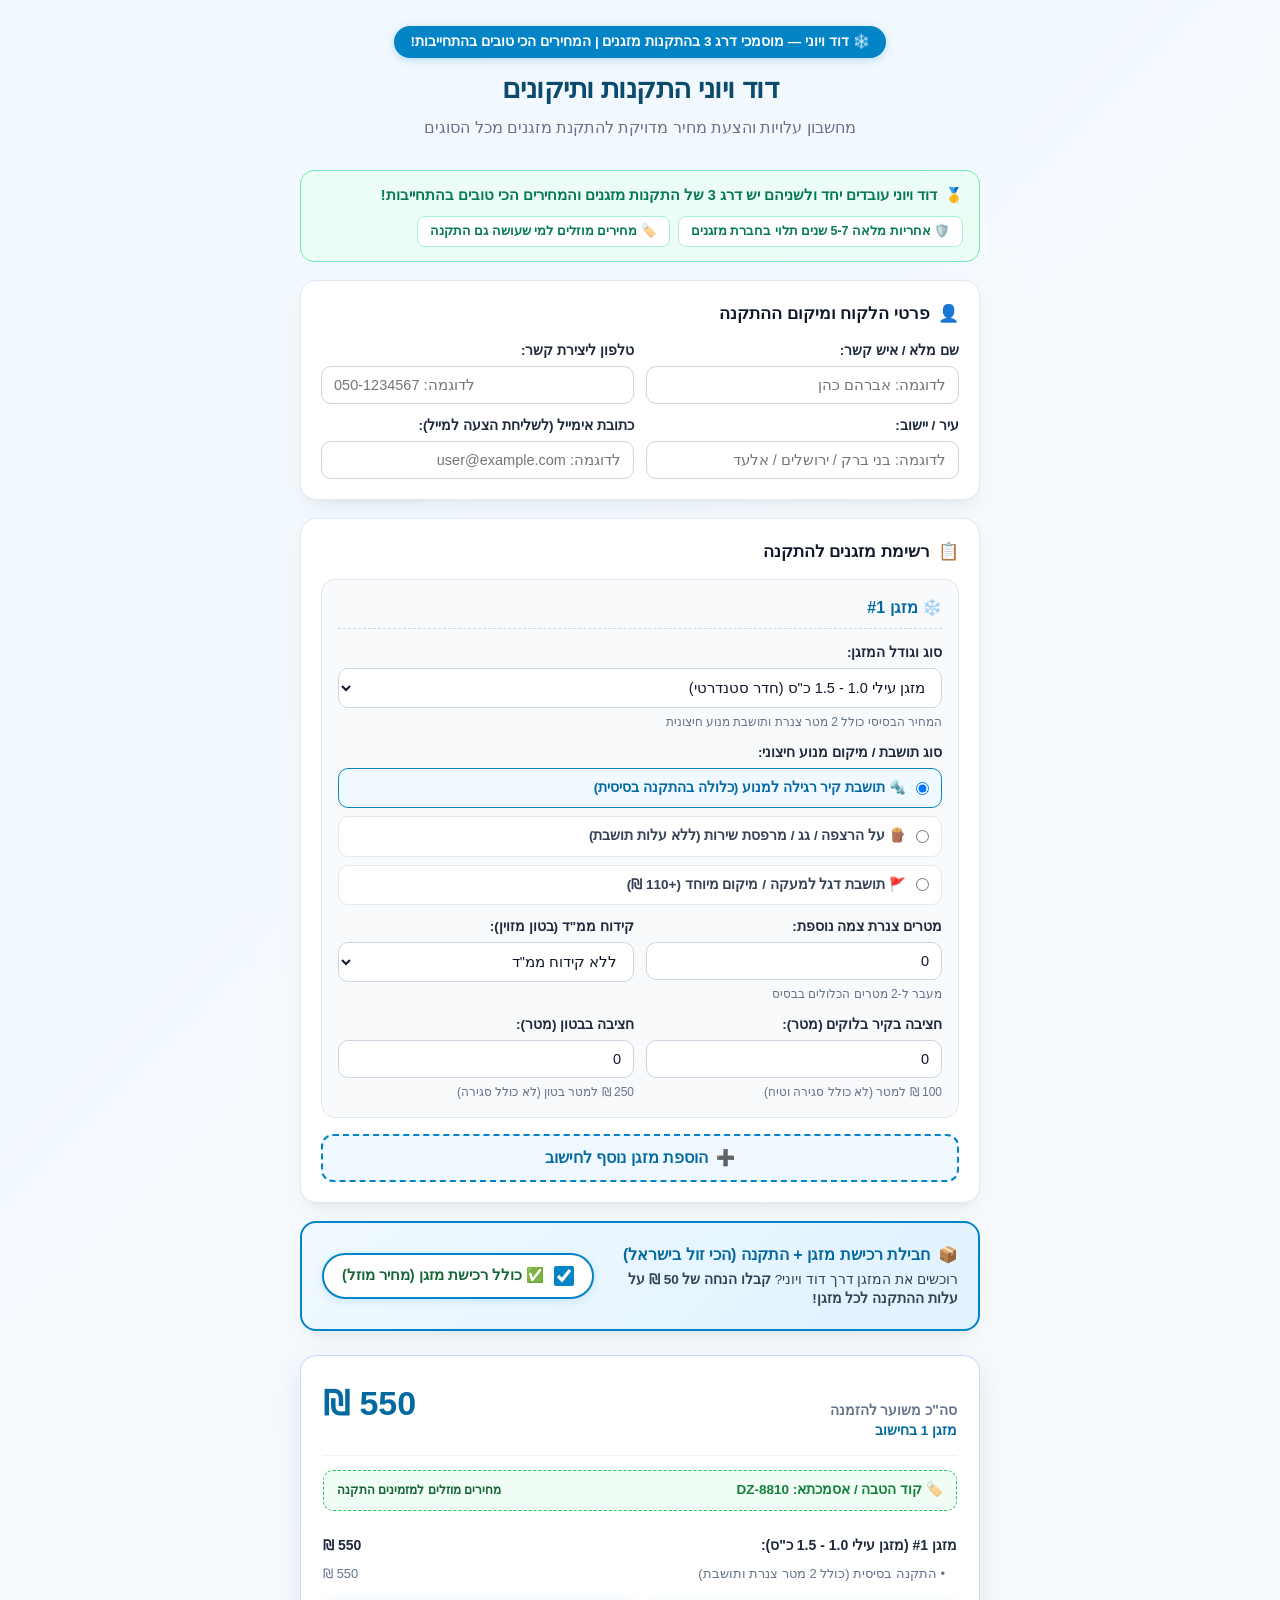
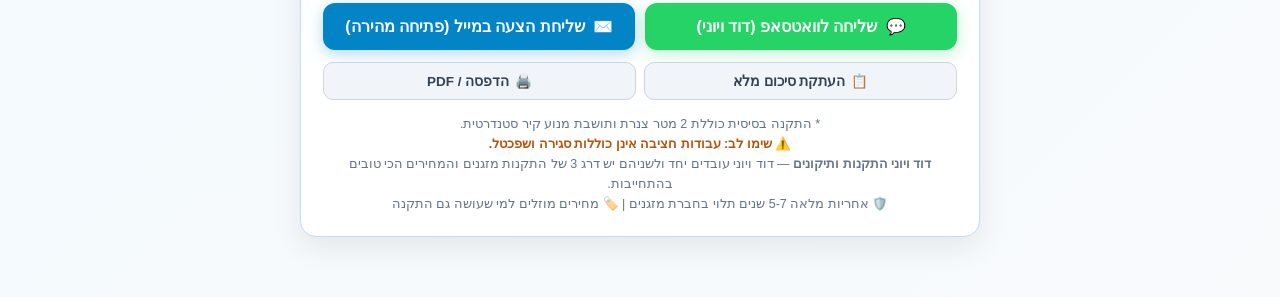
<file: mazganim.html>
<!DOCTYPE html>
<html lang="he" dir="rtl">
<head>
  <meta charset="UTF-8">
  <meta name="viewport" content="width=device-width, initial-scale=1.0">
  <title>דוד ויוני התקנות ותיקונים | מחשבון מזגנים מוסמך דרג 3</title>
  <style>
    :root {
      --primary: #0284c7;
      --primary-dark: #0369a1;
      --primary-light: #e0f2fe;
      --secondary: #10b981;
      --secondary-dark: #059669;
      --dark: #0f172a;
      --light: #f8fafc;
      --card-bg: #ffffff;
      --border: #e2e8f0;
      --text: #334155;
      --text-muted: #64748b;
      --radius: 16px;
      --shadow: 0 10px 25px -5px rgba(0, 0, 0, 0.06), 0 8px 10px -6px rgba(0, 0, 0, 0.04);
    }

    * {
      box-sizing: border-box;
      margin: 0;
      padding: 0;
      font-family: -apple-system, BlinkMacSystemFont, 'Segoe UI', Roboto, Helvetica, Arial, sans-serif, 'Assistant';
    }

    body {
      background: linear-gradient(135deg, #f0f9ff 0%, #f8fafc 100%);
      color: var(--text);
      line-height: 1.5;
      padding: 16px 12px 60px;
      min-height: 100vh;
    }

    .container {
      max-width: 680px;
      margin: 0 auto;
    }

    .badge-tag {
      display: inline-flex;
      align-items: center;
      gap: 6px;
      background: #0284c7;
      color: #ffffff;
      padding: 6px 16px;
      border-radius: 999px;
      font-size: 13.5px;
      font-weight: 700;
      margin-bottom: 10px;
      box-shadow: 0 2px 8px rgba(2, 132, 199, 0.25);
    }

    .header {
      text-align: center;
      margin-bottom: 20px;
      padding: 10px;
    }

    .header h1 {
      font-size: 28px;
      font-weight: 800;
      color: #0c4a6e;
      letter-spacing: -0.5px;
      margin-bottom: 6px;
    }

    .header p {
      color: var(--text-muted);
      font-size: 15.5px;
    }

    .trust-banner {
      background: #ecfdf5;
      border: 1.5px solid #6ee7b7;
      color: #065f46;
      border-radius: 14px;
      padding: 14px 16px;
      margin-bottom: 18px;
      font-size: 14px;
      display: flex;
      flex-direction: column;
      gap: 10px;
    }

    .trust-banner-title {
      font-size: 14.5px;
      font-weight: 800;
      color: #047857;
      display: flex;
      align-items: center;
      gap: 8px;
    }

    .trust-badges {
      display: flex;
      flex-wrap: wrap;
      gap: 8px;
    }

    .trust-badge-item {
      font-size: 12.5px;
      background: white;
      padding: 5px 12px;
      border-radius: 8px;
      font-weight: 700;
      color: #047857;
      border: 1px solid #a7f3d0;
      display: inline-flex;
      align-items: center;
      gap: 5px;
    }

    .card {
      background: var(--card-bg);
      border-radius: var(--radius);
      box-shadow: var(--shadow);
      border: 1px solid var(--border);
      padding: 20px;
      margin-bottom: 18px;
    }

    .section-title {
      font-size: 17px;
      font-weight: 700;
      color: var(--dark);
      margin-bottom: 14px;
      display: flex;
      align-items: center;
      gap: 8px;
    }

    .client-grid {
      display: grid;
      grid-template-columns: 1fr 1fr;
      gap: 12px;
    }

    @media (max-width: 540px) {
      .client-grid {
        grid-template-columns: 1fr;
      }
    }

    .ac-unit {
      background: #f8fafc;
      border: 1.5px solid #e2e8f0;
      border-radius: 14px;
      padding: 16px;
      margin-bottom: 16px;
      position: relative;
      transition: all 0.2s ease;
    }

    .ac-unit:hover {
      border-color: #cbd5e1;
    }

    .ac-unit-header {
      display: flex;
      justify-content: space-between;
      align-items: center;
      margin-bottom: 14px;
      padding-bottom: 8px;
      border-bottom: 1px dashed #cbd5e1;
    }

    .unit-number {
      font-weight: 800;
      color: var(--primary-dark);
      font-size: 16px;
      display: flex;
      align-items: center;
      gap: 6px;
    }

    .btn-remove {
      background: #fee2e2;
      color: #b91c1c;
      border: none;
      border-radius: 8px;
      padding: 5px 12px;
      font-size: 13px;
      font-weight: 700;
      cursor: pointer;
      transition: all 0.2s;
    }

    .btn-remove:hover {
      background: #fecaca;
    }

    .form-grid {
      display: grid;
      grid-template-columns: 1fr 1fr;
      gap: 12px;
    }

    @media (max-width: 540px) {
      .form-grid {
        grid-template-columns: 1fr;
      }
    }

    .form-group {
      display: flex;
      flex-direction: column;
      gap: 5px;
    }

    .form-group.full {
      grid-column: 1 / -1;
    }

    label {
      font-size: 13.5px;
      font-weight: 700;
      color: #1e293b;
    }

    .help-hint {
      font-size: 12px;
      color: var(--text-muted);
      font-weight: 400;
    }

    select, input[type="number"], input[type="text"], input[type="email"], input[type="tel"] {
      width: 100%;
      padding: 10px 12px;
      border-radius: 10px;
      border: 1.5px solid #cbd5e1;
      font-size: 14.5px;
      background: white;
      color: var(--dark);
      outline: none;
      transition: border-color 0.2s, box-shadow 0.2s;
    }

    select:focus, input:focus {
      border-color: var(--primary);
      box-shadow: 0 0 0 3px rgba(2, 132, 199, 0.15);
    }

    .radio-group {
      display: flex;
      flex-direction: column;
      gap: 8px;
    }

    .radio-label {
      display: flex;
      align-items: center;
      gap: 10px;
      padding: 9px 12px;
      border-radius: 10px;
      border: 1.5px solid #e2e8f0;
      background: white;
      cursor: pointer;
      font-size: 13.5px;
      font-weight: 600;
      color: #334155;
      transition: all 0.2s;
    }

    .radio-label:hover {
      border-color: #cbd5e1;
      background: #f8fafc;
    }

    .radio-label.active {
      border-color: var(--primary);
      background: #f0f9ff;
      color: var(--primary-dark);
    }

    .btn-add {
      width: 100%;
      padding: 13px;
      background: #f0f9ff;
      border: 2px dashed #0284c7;
      color: var(--primary-dark);
      border-radius: 12px;
      font-size: 15.5px;
      font-weight: 800;
      cursor: pointer;
      display: flex;
      align-items: center;
      justify-content: center;
      gap: 8px;
      transition: all 0.2s;
    }

    .btn-add:hover {
      background: #e0f2fe;
      border-color: var(--primary-dark);
      transform: translateY(-1px);
    }

    /* Settings Collapsible */
    

    

    .btn-settings:hover {
      color: #334155;
    }

    

    

    

    /* Summary Card */
    .summary-card {
      background: white;
      border-radius: var(--radius);
      box-shadow: 0 10px 30px rgba(0, 0, 0, 0.08);
      border: 1.5px solid #bfdbfe;
      padding: 22px;
      margin-top: 10px;
    }

    .summary-header {
      display: flex;
      justify-content: space-between;
      align-items: baseline;
      padding-bottom: 14px;
      border-bottom: 1.5px solid #f1f5f9;
      margin-bottom: 14px;
    }

    .total-title {
      font-size: 14px;
      color: var(--text-muted);
      font-weight: 600;
    }

    .total-price {
      font-size: 34px;
      font-weight: 800;
      color: #0369a1;
    }

    .promo-badge-box {
      background: #f0fdf4;
      border: 1px dashed #22c55e;
      border-radius: 10px;
      padding: 9px 13px;
      margin-bottom: 16px;
      font-size: 13.5px;
      color: #15803d;
      font-weight: 700;
      display: flex;
      justify-content: space-between;
      align-items: center;
    }

    .breakdown-list {
      display: flex;
      flex-direction: column;
      gap: 8px;
      margin-bottom: 20px;
      font-size: 14px;
    }

    .breakdown-item {
      display: flex;
      justify-content: space-between;
      color: #1e293b;
    }

    .breakdown-item.sub {
      color: #64748b;
      padding-right: 12px;
      font-size: 13px;
    }

    .actions-grid {
      display: grid;
      grid-template-columns: 1fr 1fr;
      gap: 10px;
      margin-bottom: 12px;
    }

    @media (max-width: 500px) {
      .actions-grid {
        grid-template-columns: 1fr;
      }
    }

    .btn-action-primary {
      width: 100%;
      background: #25d366;
      color: white;
      border: none;
      border-radius: 12px;
      padding: 14px;
      font-size: 16px;
      font-weight: 800;
      cursor: pointer;
      display: flex;
      align-items: center;
      justify-content: center;
      gap: 8px;
      box-shadow: 0 4px 15px rgba(37, 211, 102, 0.3);
      transition: all 0.2s;
    }

    .btn-action-primary:hover {
      background: #1eb954;
      transform: translateY(-1px);
    }

    .btn-action-email {
      width: 100%;
      background: #0284c7;
      color: white;
      border: none;
      border-radius: 12px;
      padding: 14px;
      font-size: 16px;
      font-weight: 800;
      cursor: pointer;
      display: flex;
      align-items: center;
      justify-content: center;
      gap: 8px;
      box-shadow: 0 4px 15px rgba(2, 132, 199, 0.3);
      transition: all 0.2s;
    }

    .btn-action-email:hover {
      background: #0369a1;
      transform: translateY(-1px);
    }

    .secondary-actions {
      display: flex;
      gap: 8px;
      margin-top: 8px;
    }

    .btn-secondary {
      flex: 1;
      background: #f1f5f9;
      color: #334155;
      border: 1px solid #cbd5e1;
      border-radius: 10px;
      padding: 10px;
      font-size: 13.5px;
      font-weight: 700;
      cursor: pointer;
      display: flex;
      align-items: center;
      justify-content: center;
      gap: 6px;
      transition: all 0.2s;
    }

    .btn-secondary:hover {
      background: #e2e8f0;
    }

    .toast-notice {
      display: none;
      background: #10b981;
      color: white;
      text-align: center;
      padding: 10px;
      border-radius: 10px;
      font-size: 13.5px;
      font-weight: 700;
      margin-top: 10px;
    }

    .disclaimer {
      font-size: 12.5px;
      color: #64748b;
      text-align: center;
      margin-top: 14px;
      line-height: 1.6;
    }

    /* Modal Overlay & Box for Email */
    .modal-overlay {
      display: none;
      position: fixed;
      top: 0; left: 0; right: 0; bottom: 0;
      background: rgba(15, 23, 42, 0.65);
      backdrop-filter: blur(4px);
      z-index: 1000;
      align-items: center;
      justify-content: center;
      padding: 16px;
    }

    .modal-overlay.active {
      display: flex;
    }

    .modal-box {
      background: white;
      border-radius: 18px;
      max-width: 480px;
      width: 100%;
      box-shadow: 0 20px 40px rgba(0, 0, 0, 0.25);
      padding: 24px;
      position: relative;
      animation: modalFadeIn 0.2s ease-out;
    }

    @keyframes modalFadeIn {
      from { opacity: 0; transform: scale(0.95); }
      to { opacity: 1; transform: scale(1); }
    }

    .modal-close {
      position: absolute;
      top: 14px;
      left: 14px;
      background: #f1f5f9;
      border: none;
      width: 32px;
      height: 32px;
      border-radius: 50%;
      font-size: 18px;
      cursor: pointer;
      display: flex;
      align-items: center;
      justify-content: center;
      color: #64748b;
    }

    .modal-close:hover {
      background: #e2e8f0;
      color: #1e293b;
    }

    .modal-title {
      font-size: 19px;
      font-weight: 800;
      color: #0c4a6e;
      margin-bottom: 4px;
    }

    .modal-subtitle {
      font-size: 13.5px;
      color: #64748b;
      margin-bottom: 18px;
    }

    .modal-buttons {
      display: flex;
      flex-direction: column;
      gap: 10px;
    }

    .btn-modal-opt {
      display: flex;
      align-items: center;
      gap: 12px;
      padding: 14px 16px;
      border-radius: 12px;
      border: 1.5px solid #e2e8f0;
      background: #f8fafc;
      cursor: pointer;
      font-size: 14.5px;
      font-weight: 700;
      color: #1e293b;
      text-align: right;
      transition: all 0.2s;
      text-decoration: none;
      width: 100%;
    }

    .btn-modal-opt:hover {
      border-color: #0284c7;
      background: #f0f9ff;
      color: #0369a1;
      transform: translateY(-1px);
    }

    .btn-modal-opt .opt-icon {
      font-size: 24px;
      flex-shrink: 0;
    }

    .btn-modal-opt .opt-text-primary {
      font-size: 15px;
      font-weight: 800;
      display: block;
    }

    .btn-modal-opt .opt-text-sub {
      font-size: 12px;
      font-weight: 500;
      color: #64748b;
      display: block;
      margin-top: 2px;
    }

    .modal-target-email {
      margin-top: 14px;
      padding: 10px 14px;
      background: #f1f5f9;
      border-radius: 10px;
      font-size: 13px;
      color: #475569;
      display: flex;
      justify-content: space-between;
      align-items: center;
    }

    @media print {
      body { background: white; padding: 0; }
      .btn-add, .settings-toggle, .actions-grid, .secondary-actions, .btn-remove, .modal-overlay { display: none !important; }
      .card, .summary-card { box-shadow: none; border: 1px solid #ccc; }
    }
  </style>
</head>
<body>

<div class="container">
  <div class="header">
    <div class="badge-tag">❄️ דוד ויוני — מוסמכי דרג 3 בהתקנות מזגנים | המחירים הכי טובים בהתחייבות!</div>
    <h1>דוד ויוני התקנות ותיקונים</h1>
    <p>מחשבון עלויות והצעת מחיר מדויקת להתקנת מזגנים מכל הסוגים</p>
  </div>

  <div class="trust-banner">
    <div class="trust-banner-title">
      <span>🥇</span> דוד ויוני עובדים יחד ולשניהם יש דרג 3 של התקנות מזגנים והמחירים הכי טובים בהתחייבות!
    </div>
    <div class="trust-badges">
      <span class="trust-badge-item">🛡️ אחריות מלאה 5-7 שנים תלוי בחברת מזגנים</span>
      <span class="trust-badge-item">🏷️ מחירים מוזלים למי שעושה גם התקנה</span>
    </div>
  </div>

  <!-- Client Details -->
  <div class="card">
    <div class="section-title">
      <span>👤</span> פרטי הלקוח ומיקום ההתקנה
    </div>
    <div class="client-grid">
      <div class="form-group">
        <label>שם מלא / איש קשר:</label>
        <input type="text" id="client-name" placeholder="לדוגמה: אברהם כהן" oninput="calculateTotal()">
      </div>
      <div class="form-group">
        <label>טלפון ליצירת קשר:</label>
        <input type="tel" id="client-phone" placeholder="לדוגמה: 050-1234567" oninput="calculateTotal()">
      </div>
      <div class="form-group">
        <label>עיר / יישוב:</label>
        <input type="text" id="client-city" placeholder="לדוגמה: בני ברק / ירושלים / אלעד" oninput="calculateTotal()">
      </div>
      <div class="form-group">
        <label>כתובת אימייל (לשליחת הצעה למייל):</label>
        <input type="email" id="client-email" placeholder="לדוגמה: user@example.com" oninput="calculateTotal()">
      </div>
    </div>
  </div>

  <!-- Units List -->
  <div class="card">
    <div class="section-title">
      <span>📋</span> רשימת מזגנים להתקנה
    </div>
    
    <div id="units-container"></div>

    <button type="button" class="btn-add" id="add-unit-btn">
      <span>➕</span> הוספת מזגן נוסף לחישוב
    </button>
  </div>

  
  <!-- AC Package Deal Toggle -->
  <div class="card package-deal-card" style="border: 2px solid #0284c7; background: linear-gradient(135deg, #f0f9ff 0%, #e0f2fe 100%); margin-bottom: 24px;">
    <div style="display:flex; align-items:center; justify-content:space-between; gap:16px; flex-wrap:wrap;">
      <div style="flex:1; min-width:240px;">
        <div style="font-size:16px; font-weight:800; color:#0369a1; display:flex; align-items:center; gap:8px;">
          <span>📦</span> חבילת רכישת מזגן + התקנה (הכי זול בישראל)
        </div>
        <div style="font-size:13.5px; color:#334155; margin-top:4px; line-height:1.4;">
          רוכשים את המזגן דרך דוד ויוני? <strong>קבלו הנחה של 50 ₪ על עלות ההתקנה לכל מזגן!</strong>
        </div>
      </div>
      <div>
        <label class="switch-container" style="display:inline-flex; align-items:center; gap:10px; cursor:pointer; background:#fff; padding:10px 18px; border-radius:50px; border:2px solid #0284c7; box-shadow:0 2px 8px rgba(2,132,199,0.15);">
          <input type="checkbox" id="buy-ac-toggle" checked onchange="calculateTotal()" style="width:20px; height:20px; cursor:pointer; accent-color:#0284c7;">
          <span style="font-weight:700; font-size:14.5px; color:#0f172a;" id="toggle-label-text">✅ כולל רכישת מזגן (מחיר מוזל)</span>
        </label>
      </div>
    </div>
  </div>

  <!-- Summary Box -->
  <div class="summary-card">
    <div class="summary-header">
      <div>
        <div class="total-title">סה&quot;כ משוער להזמנה</div>
        <div style="font-size:13.5px; color:var(--primary-dark); font-weight:700;" id="units-count-text">1 מזגן בחישוב</div>
      </div>
      <div class="total-price" id="total-display">0 ₪</div>
    </div>

    <div class="promo-badge-box">
      <span>🏷️ קוד הטבה / אסמכתא: DZ-8810</span>
      <span style="font-size:12px; font-weight:600; color:#166534;">מחירים מוזלים למזמינים התקנה</span>
    </div>

    <div class="breakdown-list" id="breakdown-container">
      <!-- dynamic items -->
    </div>

    <!-- Actions for WhatsApp and Email -->
    <div class="actions-grid">
      <button type="button" class="btn-action-primary" id="whatsapp-share-btn">
        <span>💬</span> שליחה לוואטסאפ (דוד ויוני)
      </button>
      <button type="button" class="btn-action-email" id="email-share-btn">
        <span>✉️</span> שליחת הצעה במייל (פתיחה מהירה)
      </button>
    </div>

    <div class="secondary-actions">
      <button type="button" class="btn-secondary" id="copy-summary-btn">
        <span>📋</span> העתקת סיכום מלא
      </button>
      <button type="button" class="btn-secondary" onclick="window.print()">
        <span>🖨️</span> הדפסה / PDF
      </button>
    </div>

    <div class="toast-notice" id="toast-notice">הסיכום הועתק ללוח בהצלחה!</div>
    
    <div class="disclaimer">
      * התקנה בסיסית כוללת 2 מטר צנרת ותושבת מנוע קיר סטנדרטית.<br>
      <span style="color:#b45309; font-weight:700;">⚠️ שימו לב: עבודות חציבה אינן כוללות סגירה ושפכטל.</span><br>
      <strong>דוד ויוני התקנות ותיקונים</strong> — דוד ויוני עובדים יחד ולשניהם יש דרג 3 של התקנות מזגנים והמחירים הכי טובים בהתחייבות.<br>
      🛡️ אחריות מלאה 5-7 שנים תלוי בחברת מזגנים | 🏷️ מחירים מוזלים למי שעושה גם התקנה
    </div>
  </div>
</div>

<!-- Email Modal Options -->
<div class="modal-overlay" id="email-modal-overlay">
  <div class="modal-box">
    <button type="button" class="modal-close" id="modal-close-btn">&times;</button>
    <div class="modal-title">✉️ שליחת הצעת המחיר במייל</div>
    <div class="modal-subtitle">בחרו את הדרך הנוחה לכם לפתיחת המייל ושליחת ההצעה:</div>
    
    <div class="modal-buttons">
      <button type="button" class="btn-modal-opt" id="btn-open-gmail">
        <span class="opt-icon">📧</span>
        <div>
          <span class="opt-text-primary">פתיחה ישירה ב-Gmail Webmail</span>
          <span class="opt-text-sub">מומלץ למחשב, אנדרואיד ודפדפן Chrome (פותח ישירות חלון כתיבה)</span>
        </div>
      </button>

      <button type="button" class="btn-modal-opt" id="btn-open-mailto">
        <span class="opt-icon">📱</span>
        <div>
          <span class="opt-text-primary">פתיחה באפליקציית דואר במכשיר (Mailto)</span>
          <span class="opt-text-sub">פותח את אפליקציית ברירת המחדל (Outlook, Apple Mail וכו')</span>
        </div>
      </button>

      <button type="button" class="btn-modal-opt" id="btn-modal-copy">
        <span class="opt-icon">📋</span>
        <div>
          <span class="opt-text-primary">העתקת פרטי ההצעה וכתובת המייל</span>
          <span class="opt-text-sub">מעתיק ללוח לשליחה מכל שירות מייל אחר (וואלה, יאהו ועוד)</span>
        </div>
      </button>
    </div>

    <div class="modal-target-email">
      <span>כתובת היעד: <strong id="modal-display-email">dzadok24@gmail.com</strong></span>
      <span>קוד אסמכתא: <strong>DZ-8810</strong></span>
    </div>
  </div>
</div>

<script>
  var DEFAULT_INSTALLER_PHONE = '050-446-7885';
  var DEFAULT_INSTALLER_EMAIL = 'dzadok24@gmail.com';
  var REFERRAL_CODE = 'DZ-8810';

  var savedPhone = localStorage.getItem('ac_installer_phone');
  if (!savedPhone || savedPhone === '0504148810') {
    savedPhone = DEFAULT_INSTALLER_PHONE;
    localStorage.setItem('ac_installer_phone', savedPhone);
  }
  var phoneInput = document.getElementById('installer-phone');
  if (phoneInput) phoneInput.value = savedPhone;

  var savedEmail = localStorage.getItem('ac_installer_email');
  if (!savedEmail || savedEmail === 'zadok8810@gmail.com') {
    savedEmail = DEFAULT_INSTALLER_EMAIL;
    localStorage.setItem('ac_installer_email', savedEmail);
  }
  var emailInput = document.getElementById('installer-email');
  if (emailInput) emailInput.value = savedEmail;

  var elInstallerPhone = document.getElementById('installer-phone');
  if (elInstallerPhone) {
    elInstallerPhone.addEventListener('change', function() {
      localStorage.setItem('ac_installer_phone', this.value.trim());
      calculateTotal();
    });
  }

  var elInstallerEmail = document.getElementById('installer-email');
  if (elInstallerEmail) {
    elInstallerEmail.addEventListener('change', function() {
      localStorage.setItem('ac_installer_email', this.value.trim());
      var displayTarget = document.getElementById('modal-display-email');
      if (displayTarget) displayTarget.innerText = this.value.trim() || DEFAULT_INSTALLER_EMAIL;
      calculateTotal();
    });
  }

  var units = [
    {
      id: 1,
      type: '1.0-1.5',
      mount: 'standard',
      pipeMeters: 0,
      mamadDrills: 0,
      trenchBlocks: 0,
      trenchConcrete: 0
    }
  ];

  var nextUnitId = 2;

  function getAcTypeName(type) {
    if (type === '1.0-1.5') return 'מזגן עילי 1.0 - 1.5 כ"ס';
    if (type === '2.0-2.5') return 'מזגן עילי 2.0 - 2.5 כ"ס';
    if (type === '3.0-3.5') return 'מזגן עילי 3.0 - 3.5 כ"ס';
    if (type === 'mini') return 'מיני מרכזי 4.5 כ"ס';
    return 'מזגן עילי 1-1.5 כ"ס';
  }

  function renderUnits() {
    var container = document.getElementById('units-container');
    container.innerHTML = '';

    units.forEach(function(unit, index) {
      var unitDiv = document.createElement('div');
      unitDiv.className = 'ac-unit';
      unitDiv.id = 'unit-card-' + unit.id;

      // Header
      var headerDiv = document.createElement('div');
      headerDiv.className = 'ac-unit-header';

      var titleSpan = document.createElement('span');
      titleSpan.className = 'unit-number';
      titleSpan.innerText = '❄️ מזגן #' + (index + 1);
      headerDiv.appendChild(titleSpan);

      if (units.length > 1) {
        var removeBtn = document.createElement('button');
        removeBtn.type = 'button';
        removeBtn.className = 'btn-remove';
        removeBtn.innerText = '🗑️ הסר מזגן';
        removeBtn.onclick = function() { removeUnit(unit.id); };
        headerDiv.appendChild(removeBtn);
      }
      unitDiv.appendChild(headerDiv);

      // Form Grid
      var formGrid = document.createElement('div');
      formGrid.className = 'form-grid';

      // Type
      var typeGroup = document.createElement('div');
      typeGroup.className = 'form-group full';
      typeGroup.innerHTML = '<label>סוג וגודל המזגן:</label>';
      
      var selectType = document.createElement('select');
      var types = [
        { val: '1.0-1.5', label: 'מזגן עילי 1.0 - 1.5 כ"ס (חדר סטנדרטי)' },
        { val: '2.0-2.5', label: 'מזגן עילי 2.0 - 2.5 כ"ס (סלון / חלל בינוני)' },
        { val: '3.0-3.5', label: 'מזגן עילי 3.0 - 3.5 כ"ס (חלל גדול)' },
        { val: 'mini', label: 'מיני מרכזי 4.5 כ"ס (כולל שרשורים ותעלות)' }
      ];
      types.forEach(function(t) {
        var opt = document.createElement('option');
        opt.value = t.val;
        opt.innerText = t.label;
        if (unit.type === t.val) opt.selected = true;
        selectType.appendChild(opt);
      });
      selectType.onchange = function() {
        unit.type = this.value;
        calculateTotal();
      };
      typeGroup.appendChild(selectType);
      
      var typeHint = document.createElement('span');
      typeHint.className = 'help-hint';
      typeHint.innerText = 'המחיר הבסיסי כולל 2 מטר צנרת ותושבת מנוע חיצונית';
      typeGroup.appendChild(typeHint);
      formGrid.appendChild(typeGroup);

      // Mount
      var mountGroup = document.createElement('div');
      mountGroup.className = 'form-group full';
      mountGroup.innerHTML = '<label>סוג תושבת / מיקום מנוע חיצוני:</label>';
      
      var radioGroup = document.createElement('div');
      radioGroup.className = 'radio-group';

      var mountOptions = [
        { val: 'standard', label: '🔩 תושבת קיר רגילה למנוע (כלולה בהתקנה בסיסית)' },
        { val: 'floor', label: '🪵 על הרצפה / גג / מרפסת שירות (ללא עלות תושבת)' },
        { val: 'flag', label: '🚩 תושבת דגל למעקה / מיקום מיוחד (+110 ₪)' }
      ];

      mountOptions.forEach(function(opt) {
        var lbl = document.createElement('label');
        lbl.className = 'radio-label' + (unit.mount === opt.val ? ' active' : '');
        
        var radio = document.createElement('input');
        radio.type = 'radio';
        radio.name = 'mount-' + unit.id;
        radio.value = opt.val;
        radio.checked = (unit.mount === opt.val);
        radio.onchange = function() {
          unit.mount = opt.val;
          renderUnits();
        };

        var spanText = document.createElement('span');
        spanText.innerText = opt.label;

        lbl.appendChild(radio);
        lbl.appendChild(spanText);
        radioGroup.appendChild(lbl);
      });
      mountGroup.appendChild(radioGroup);
      formGrid.appendChild(mountGroup);

      // Pipe Meters
      var pipeGroup = document.createElement('div');
      pipeGroup.className = 'form-group';
      pipeGroup.innerHTML = '<label>מטרים צנרת צמה נוספת:</label>';
      var pipeInput = document.createElement('input');
      pipeInput.type = 'number';
      pipeInput.min = '0';
      pipeInput.step = '0.5';
      pipeInput.value = unit.pipeMeters;
      pipeInput.placeholder = '0';
      pipeInput.oninput = function() {
        unit.pipeMeters = parseFloat(this.value) || 0;
        calculateTotal();
      };
      pipeGroup.appendChild(pipeInput);
      var pipeHint = document.createElement('span');
      pipeHint.className = 'help-hint';
      pipeHint.innerText = 'מעבר ל-2 מטרים הכלולים בבסיס';
      pipeGroup.appendChild(pipeHint);
      formGrid.appendChild(pipeGroup);

      // Mamad Drills
      var mamadGroup = document.createElement('div');
      mamadGroup.className = 'form-group';
      mamadGroup.innerHTML = '<label>קידוח ממ"ד (בטון מזוין):</label>';
      var selectMamad = document.createElement('select');
      [
        { val: 0, label: 'ללא קידוח ממ"ד' },
        { val: 1, label: 'קידוח ממ"ד אחד (כ-190 ₪)' },
        { val: 2, label: '2 קידוחים בממ"ד' }
      ].forEach(function(m) {
        var opt = document.createElement('option');
        opt.value = m.val;
        opt.innerText = m.label;
        if (unit.mamadDrills === m.val) opt.selected = true;
        selectMamad.appendChild(opt);
      });
      selectMamad.onchange = function() {
        unit.mamadDrills = parseInt(this.value) || 0;
        calculateTotal();
      };
      mamadGroup.appendChild(selectMamad);
      formGrid.appendChild(mamadGroup);

      // Trench Blocks
      var trenchBlockGroup = document.createElement('div');
      trenchBlockGroup.className = 'form-group';
      trenchBlockGroup.innerHTML = '<label>חציבה בקיר בלוקים (מטר):</label>';
      var trenchBlockInput = document.createElement('input');
      trenchBlockInput.type = 'number';
      trenchBlockInput.min = '0';
      trenchBlockInput.step = '0.5';
      trenchBlockInput.value = unit.trenchBlocks;
      trenchBlockInput.placeholder = '0';
      trenchBlockInput.oninput = function() {
        unit.trenchBlocks = parseFloat(this.value) || 0;
        calculateTotal();
      };
      trenchBlockGroup.appendChild(trenchBlockInput);
      var tbHint = document.createElement('span');
      tbHint.className = 'help-hint';
      tbHint.innerText = '100 ₪ למטר (לא כולל סגירה וטיח)';
      trenchBlockGroup.appendChild(tbHint);
      formGrid.appendChild(trenchBlockGroup);

      // Trench Concrete
      var trenchConcreteGroup = document.createElement('div');
      trenchConcreteGroup.className = 'form-group';
      trenchConcreteGroup.innerHTML = '<label>חציבה בבטון (מטר):</label>';
      var trenchConcreteInput = document.createElement('input');
      trenchConcreteInput.type = 'number';
      trenchConcreteInput.min = '0';
      trenchConcreteInput.step = '0.5';
      trenchConcreteInput.value = unit.trenchConcrete;
      trenchConcreteInput.placeholder = '0';
      trenchConcreteInput.oninput = function() {
        unit.trenchConcrete = parseFloat(this.value) || 0;
        calculateTotal();
      };
      trenchConcreteGroup.appendChild(trenchConcreteInput);
      var tcHint = document.createElement('span');
      tcHint.className = 'help-hint';
      tcHint.innerText = '250 ₪ למטר בטון (לא כולל סגירה)';
      trenchConcreteGroup.appendChild(tcHint);
      formGrid.appendChild(trenchConcreteGroup);

      unitDiv.appendChild(formGrid);
      container.appendChild(unitDiv);
    });

    calculateTotal();
  }

  function removeUnit(unitId) {
    if (units.length <= 1) return;
    units = units.filter(function(item) { return item.id !== unitId; });
    renderUnits();
  }

  document.getElementById('add-unit-btn').addEventListener('click', function() {
    units.push({
      id: nextUnitId++,
      type: '1.0-1.5',
      mount: 'standard',
      pipeMeters: 0,
      mamadDrills: 0,
      trenchBlocks: 0,
      trenchConcrete: 0
    });
    renderUnits();
  });

  var currentSummaryText = '';
  var currentClientName = '';

    function calculateTotal() {
    var isBuyingAc = document.getElementById('buy-ac-toggle') ? document.getElementById('buy-ac-toggle').checked : true;
    
    var toggleLabel = document.getElementById('toggle-label-text');
    if (toggleLabel) {
      toggleLabel.innerText = isBuyingAc ? '✅ כולל רכישת מזגן (מחיר מוזל)' : '❌ התקנה בלבד (ללא רכישת מזגן)';
      toggleLabel.style.color = isBuyingAc ? '#166534' : '#991b1b';
    }

    // Base 1.0-1.5 stays 550 anchor always
    var base1 = 550;
    // Other bases: raised by 50 when NOT buying AC, discount of 50 when buying AC (drops back to original)
    var base2 = isBuyingAc ? 770 : 820;
    var base3 = isBuyingAc ? 1050 : 1100;
    var baseMini = isBuyingAc ? 4500 : 4550;

    var pipeRate1 = 95;
    var pipeRate2 = 115;
    
    // Additions raised by 50
    var flagBracketRate = 160;
    var mamadRate = 240;
    var trenchBlockRate = 150;
    var trenchConcreteRate = 300;

    var clientName = document.getElementById('client-name').value.trim();
    var clientPhone = document.getElementById('client-phone').value.trim();
    var clientCity = document.getElementById('client-city').value.trim();
    var clientEmail = document.getElementById('client-email').value.trim();
    currentClientName = clientName;

    var grandTotal = 0;
    var breakdownHtml = '';
    
    var lines = [];
    lines.push('שלום דוד ויוני, הצעת מחיר ממחשבון המזגנים ❄️');
    lines.push('*(דוד ויוני עובדים יחד ולשניהם דרג 3 בהתקנות מזגנים והמחירים הכי טובים בהתחייבות)*');
    lines.push('🏷️ *קוד הטבה / אסמכתא: DZ-8810* (מחיר מוזל להתקנה)');
    lines.push('');
    if (clientName || clientPhone || clientCity || clientEmail) {
      lines.push('👤 *פרטי לקוח:*');
      if (clientName) lines.push('• שם: ' + clientName);
      if (clientPhone) lines.push('• טלפון: ' + clientPhone);
      if (clientCity) lines.push('• עיר/יישוב: ' + clientCity);
      if (clientEmail) lines.push('• אימייל: ' + clientEmail);
      lines.push('');
    }
    lines.push('📋 *פירוט המזגנים והעבודה הנדרשת:*');

    units.forEach(function(u, idx) {
      var unitBase = base1;
      var unitPipeRate = pipeRate1;
      if (u.type === '2.0-2.5') {
        unitBase = base2;
        unitPipeRate = pipeRate2;
      } else if (u.type === '3.0-3.5') {
        unitBase = base3;
        unitPipeRate = pipeRate2;
      } else if (u.type === 'mini') {
        unitBase = baseMini;
        unitPipeRate = pipeRate2;
      }

      var bracketCost = u.mount === 'flag' ? flagBracketRate : 0;
      var pipeCost = (u.pipeMeters || 0) * unitPipeRate;
      var mamadCost = (u.mamadDrills || 0) * mamadRate;
      var trenchBlockCost = (u.trenchBlocks || 0) * trenchBlockRate;
      var trenchConcreteCost = (u.trenchConcrete || 0) * trenchConcreteRate;

      var unitTotal = Math.round(unitBase + bracketCost + pipeCost + mamadCost + trenchBlockCost + trenchConcreteCost);
      grandTotal += unitTotal;

      breakdownHtml += '<div class="breakdown-item" style="font-weight:700; margin-top:8px;">';
      breakdownHtml += '  <span>מזגן #' + (idx + 1) + ' (' + getAcTypeName(u.type) + '):</span>';
      breakdownHtml += '  <span>' + unitTotal.toLocaleString() + ' ₪</span>';
      breakdownHtml += '</div>';
      breakdownHtml += '<div class="breakdown-item sub">';
      breakdownHtml += '  <span>• התקנה בסיסית (כולל 2 מטר צנרת ותושבת)</span>';
      breakdownHtml += '  <span>' + Math.round(unitBase).toLocaleString() + ' ₪</span>';
      breakdownHtml += '</div>';

      lines.push('');
      lines.push('❄️ *מזגן #' + (idx + 1) + ' (' + getAcTypeName(u.type) + '):* ' + unitTotal.toLocaleString() + ' ₪');
      lines.push('  - התקנה בסיסית: ' + Math.round(unitBase).toLocaleString() + ' ₪');

      if (u.mount === 'flag') {
        breakdownHtml += '<div class="breakdown-item sub"><span>• תושבת דגל למעקה</span><span>' + Math.round(bracketCost).toLocaleString() + ' ₪</span></div>';
        lines.push('  - תושבת דגל: ' + Math.round(bracketCost).toLocaleString() + ' ₪');
      } else if (u.mount === 'floor') {
        lines.push('  - מיקום מנוע: רצפה / גג / מרפסת שירות');
      } else {
        lines.push('  - מיקום מנוע: תושבת קיר רגילה (כלול)');
      }

      if (u.pipeMeters > 0) {
        breakdownHtml += '<div class="breakdown-item sub"><span>• תוספת צנרת צמה (' + u.pipeMeters + ' מטר)</span><span>' + Math.round(pipeCost).toLocaleString() + ' ₪</span></div>';
        lines.push('  - תוספת צנרת: ' + u.pipeMeters + ' מטר (' + Math.round(pipeCost).toLocaleString() + ' ₪)');
      }

      if (u.mamadDrills > 0) {
        breakdownHtml += '<div class="breakdown-item sub"><span>• קידוח ממ״ד (' + u.mamadDrills + ' יחידות)</span><span>' + Math.round(mamadCost).toLocaleString() + ' ₪</span></div>';
        lines.push('  - קידוח ממ״ד: ' + u.mamadDrills + ' יחידות (' + Math.round(mamadCost).toLocaleString() + ' ₪)');
      }

      if (u.trenchBlocks > 0) {
        breakdownHtml += '<div class="breakdown-item sub"><span>• חציבה בקיר בלוקים (' + u.trenchBlocks + ' מטר)</span><span>' + Math.round(trenchBlockCost).toLocaleString() + ' ₪</span></div>';
        lines.push('  - חציבה בבלוקים: ' + u.trenchBlocks + ' מטר (' + Math.round(trenchBlockCost).toLocaleString() + ' ₪)');
      }

      if (u.trenchConcrete > 0) {
        breakdownHtml += '<div class="breakdown-item sub"><span>• חציבה בבטון (' + u.trenchConcrete + ' מטר)</span><span>' + Math.round(trenchConcreteCost).toLocaleString() + ' ₪</span></div>';
        lines.push('  - חציבה בבטון: ' + u.trenchConcrete + ' מטר (' + Math.round(trenchConcreteCost).toLocaleString() + ' ₪)');
      }
    });

    document.getElementById('total-display').innerText = grandTotal.toLocaleString() + ' ₪';
    document.getElementById('units-count-text').innerText = units.length === 1 ? 'מזגן 1 בחישוב' : (units.length + ' מזגנים בחישוב');
    document.getElementById('breakdown-container').innerHTML = breakdownHtml;

    lines.push('');
    lines.push('---------------------------');
    lines.push('💰 *סה"כ משוער:* ' + grandTotal.toLocaleString() + ' ₪');
    lines.push('🏷️ *קוד הטבה / אסמכתא: DZ-8810*');
    lines.push('🛡️ *אחריות מלאה 5-7 שנים תלוי בחברת מזגנים*');
    lines.push('🏷️ *מחירים מוזלים למי שעושה גם התקנה*');
    lines.push('');
    lines.push('*דוד ויוני התקנות ותיקונים — מוסמכי דרג 3 בהתחייבות למחירים הטובים ביותר!*');
    lines.push('• חציבות אינן כוללות סגירה וטיח');
    lines.push('• המחיר הינו אומדן ראשוני בהתאם למחירון המוסכם');
    lines.push('');
    lines.push('נשמח לתאם התקנה בהקדם!');

    currentSummaryText = lines.join('\n');

    // Update modal display email
    var currentEmail = DEFAULT_INSTALLER_EMAIL;
    var displayTarget = document.getElementById('modal-display-email');
    if (displayTarget) displayTarget.innerText = currentEmail;

    // WhatsApp button setup
    var shareBtn = document.getElementById('whatsapp-share-btn');
    if (shareBtn) {
      shareBtn.onclick = function() {
        var rawPhone = DEFAULT_INSTALLER_PHONE.replace(/[^0-9]/g, '');
        if (rawPhone.startsWith('0')) {
          rawPhone = '972' + rawPhone.slice(1);
        }
        if (!rawPhone) rawPhone = '972504467885';

        var url = 'https://wa.me/' + rawPhone + '?text=' + encodeURIComponent(currentSummaryText);
        window.open(url, '_blank');
      };
    }

    // Copy Summary button setup
    var copyBtn = document.getElementById('copy-summary-btn');
    if (copyBtn) {
      copyBtn.onclick = function() {
        var textToCopy = currentSummaryText.replace(/\*/g, '');
        if (navigator.clipboard && navigator.clipboard.writeText) {
          navigator.clipboard.writeText(textToCopy).then(function() {
            showToast('הסיכום הועתק ללוח בהצלחה!');
          }).catch(function() {
            promptCopyFallback(textToCopy);
          });
        } else {
          promptCopyFallback(textToCopy);
        }
      };
    }
  }

  function showToast(msg) {
    var toast = document.getElementById('toast-notice');
    if (toast) {
      toast.innerText = msg;
      toast.style.display = 'block';
      setTimeout(function() { toast.style.display = 'none'; }, 3200);
    }
  }

  function promptCopyFallback(text) {
    var textArea = document.createElement('textarea');
    textArea.value = text;
    textArea.style.position = 'fixed';
    textArea.style.left = '-9999px';
    document.body.appendChild(textArea);
    textArea.focus();
    textArea.select();
    try {
      document.execCommand('copy');
      showToast('הסיכום הועתק ללוח!');
    } catch (err) {
      alert('הסיכום להעתקה:\n\n' + text);
    }
    document.body.removeChild(textArea);
  }

  // Email Modal Logic
  var emailBtn = document.getElementById('email-share-btn');
  var modalOverlay = document.getElementById('email-modal-overlay');
  var modalCloseBtn = document.getElementById('modal-close-btn');

  function openEmailModal() {
    if (modalOverlay) modalOverlay.classList.add('active');
  }

  function closeEmailModal() {
    if (modalOverlay) modalOverlay.classList.remove('active');
  }

  if (emailBtn) {
    emailBtn.addEventListener('click', openEmailModal);
  }

  if (modalCloseBtn) {
    modalCloseBtn.addEventListener('click', closeEmailModal);
  }

  if (modalOverlay) {
    modalOverlay.addEventListener('click', function(e) {
      if (e.target === modalOverlay) closeEmailModal();
    });
  }

  // 1. Direct Gmail Webmail
  var btnOpenGmail = document.getElementById('btn-open-gmail');
  if (btnOpenGmail) {
    btnOpenGmail.addEventListener('click', function() {
      var targetEmail = DEFAULT_INSTALLER_EMAIL;
      var subject = 'פנייה והצעת מחיר - דוד ויוני התקנות מזגנים (' + (currentClientName || 'לקוח') + ')';
      var body = currentSummaryText.replace(/\*/g, '');
      var gmailUrl = 'https://mail.google.com/mail/?view=cm&fs=1&to=' + encodeURIComponent(targetEmail) + '&su=' + encodeURIComponent(subject) + '&body=' + encodeURIComponent(body);
      window.open(gmailUrl, '_blank');
      closeEmailModal();
    });
  }

  // 2. Mailto Option
  var btnOpenMailto = document.getElementById('btn-open-mailto');
  if (btnOpenMailto) {
    btnOpenMailto.addEventListener('click', function() {
      var targetEmail = DEFAULT_INSTALLER_EMAIL;
      var subject = 'פנייה והצעת מחיר - דוד ויוני התקנות מזגנים (' + (currentClientName || 'לקוח') + ')';
      var body = currentSummaryText.replace(/\*/g, '');
      var mailtoUrl = 'mailto:' + encodeURIComponent(targetEmail) + '?subject=' + encodeURIComponent(subject) + '&body=' + encodeURIComponent(body);
      window.location.href = mailtoUrl;
      closeEmailModal();
    });
  }

  // 3. Modal Copy Option
  var btnModalCopy = document.getElementById('btn-modal-copy');
  if (btnModalCopy) {
    btnModalCopy.addEventListener('click', function() {
      var targetEmail = DEFAULT_INSTALLER_EMAIL;
      var subject = 'פנייה והצעת מחיר - דוד ויוני התקנות מזגנים (' + (currentClientName || 'לקוח') + ')';
      var body = currentSummaryText.replace(/\*/g, '');
      var fullCopy = 'לכבוד: ' + targetEmail + '\nנושא: ' + subject + '\n\n' + body;
      
      if (navigator.clipboard && navigator.clipboard.writeText) {
        navigator.clipboard.writeText(fullCopy).then(function() {
          showToast('פרטי המייל וההצעה הועתקו ללוח בהצלחה!');
        }).catch(function() {
          promptCopyFallback(fullCopy);
        });
      } else {
        promptCopyFallback(fullCopy);
      }
      closeEmailModal();
    });
  }

  // Initial render
  renderUnits();
</script>

</body>
</html>
</file>
